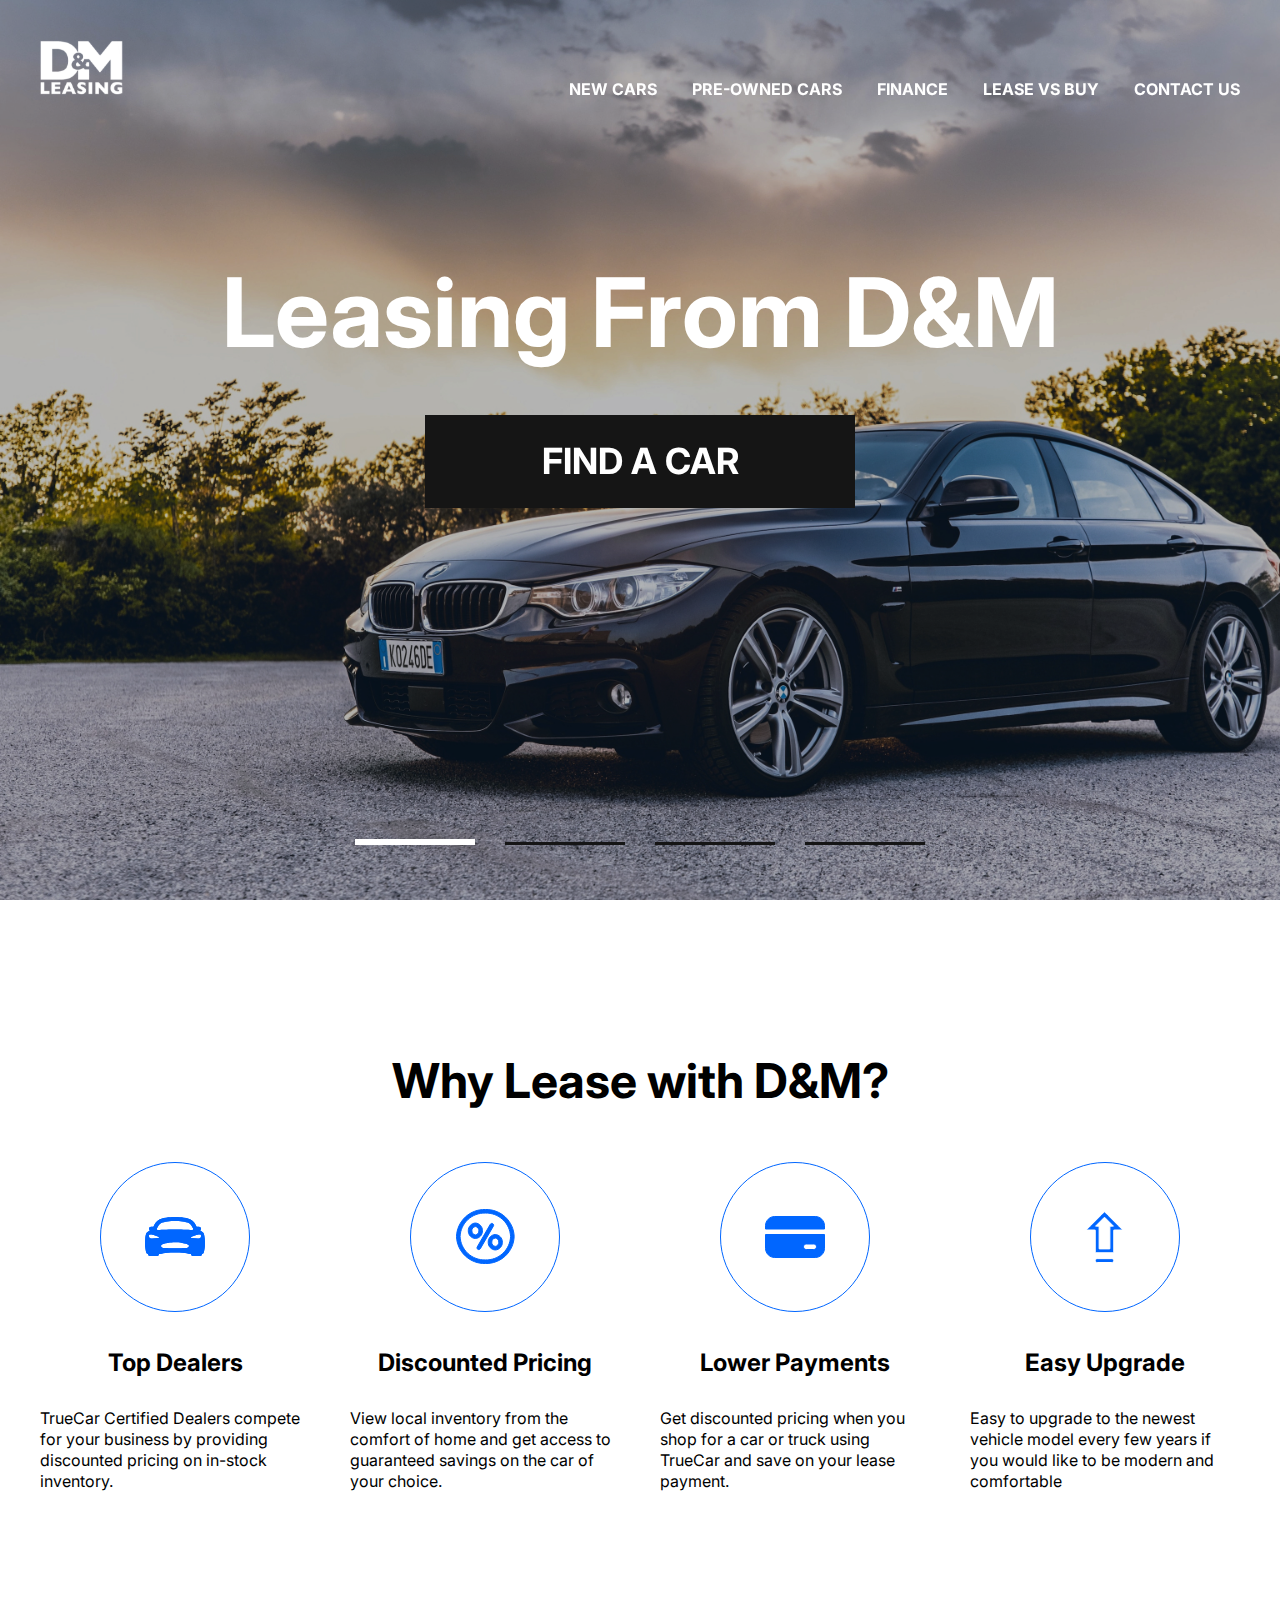
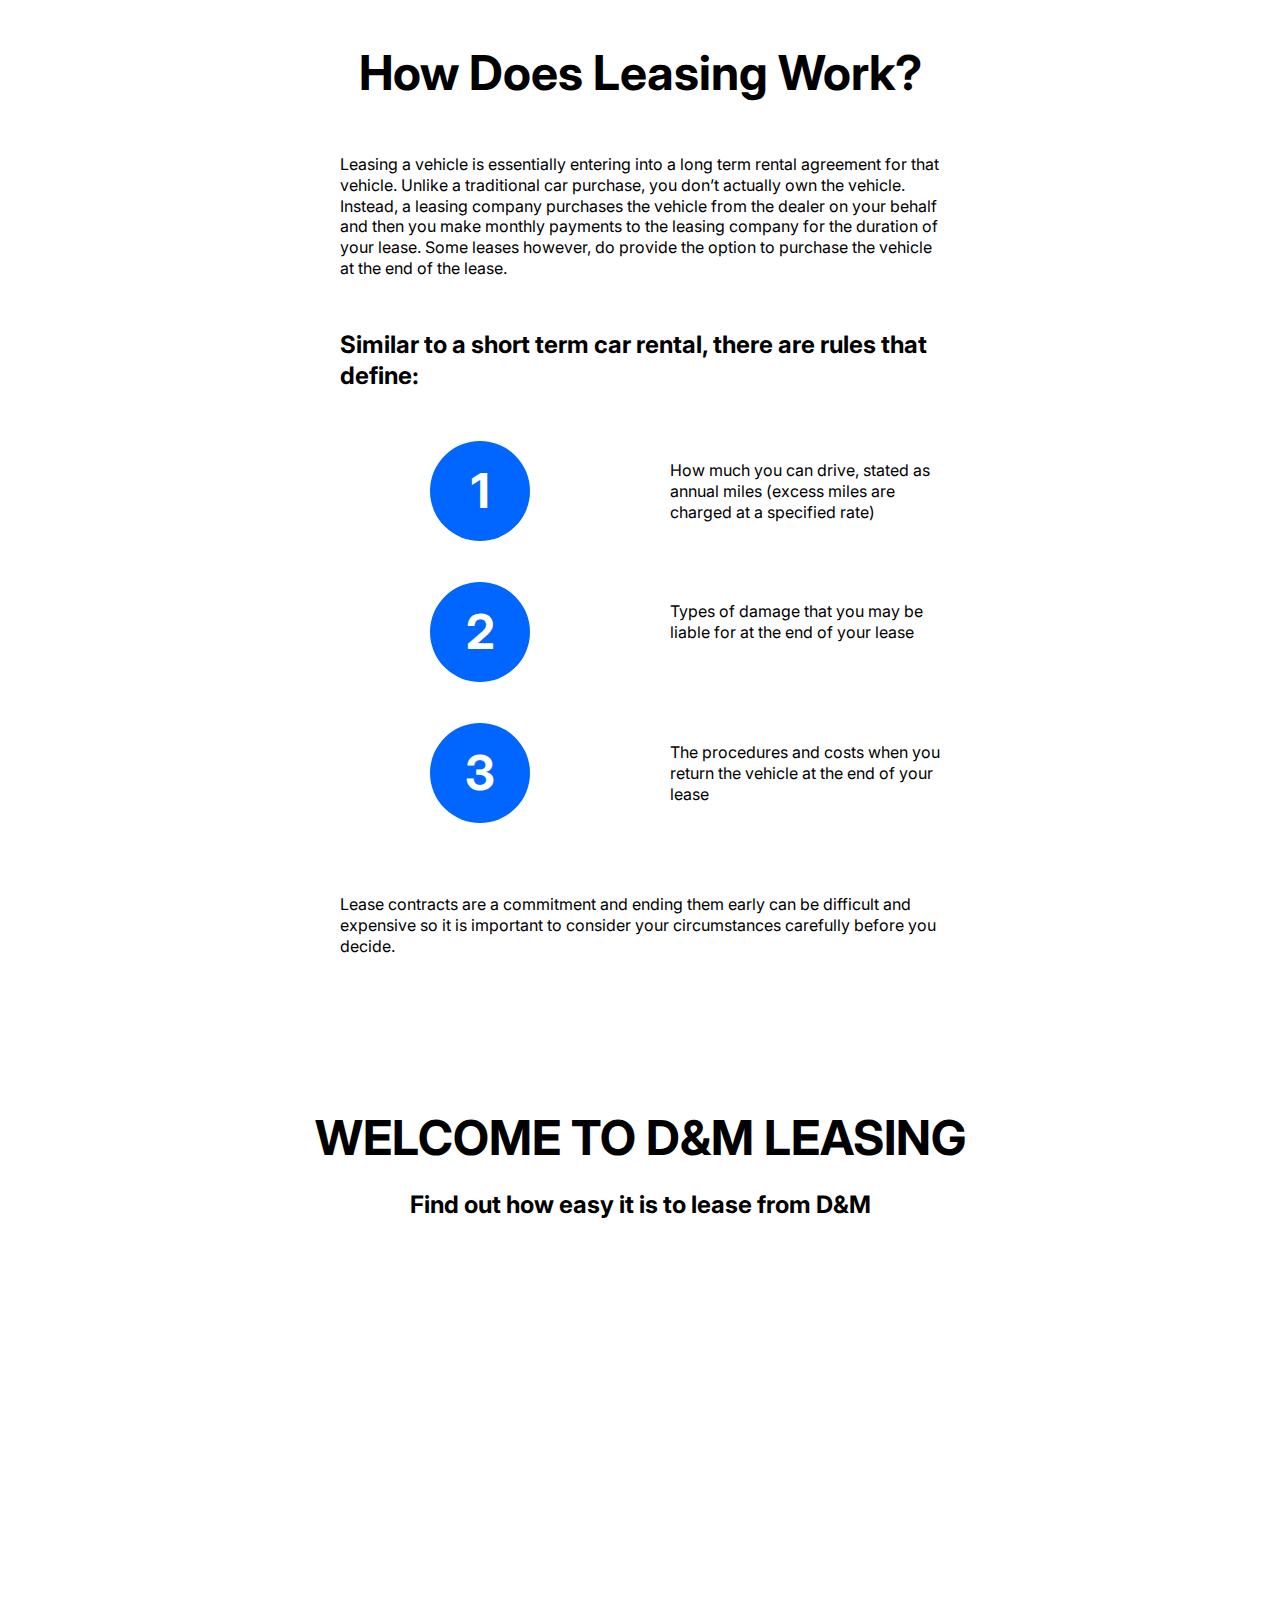
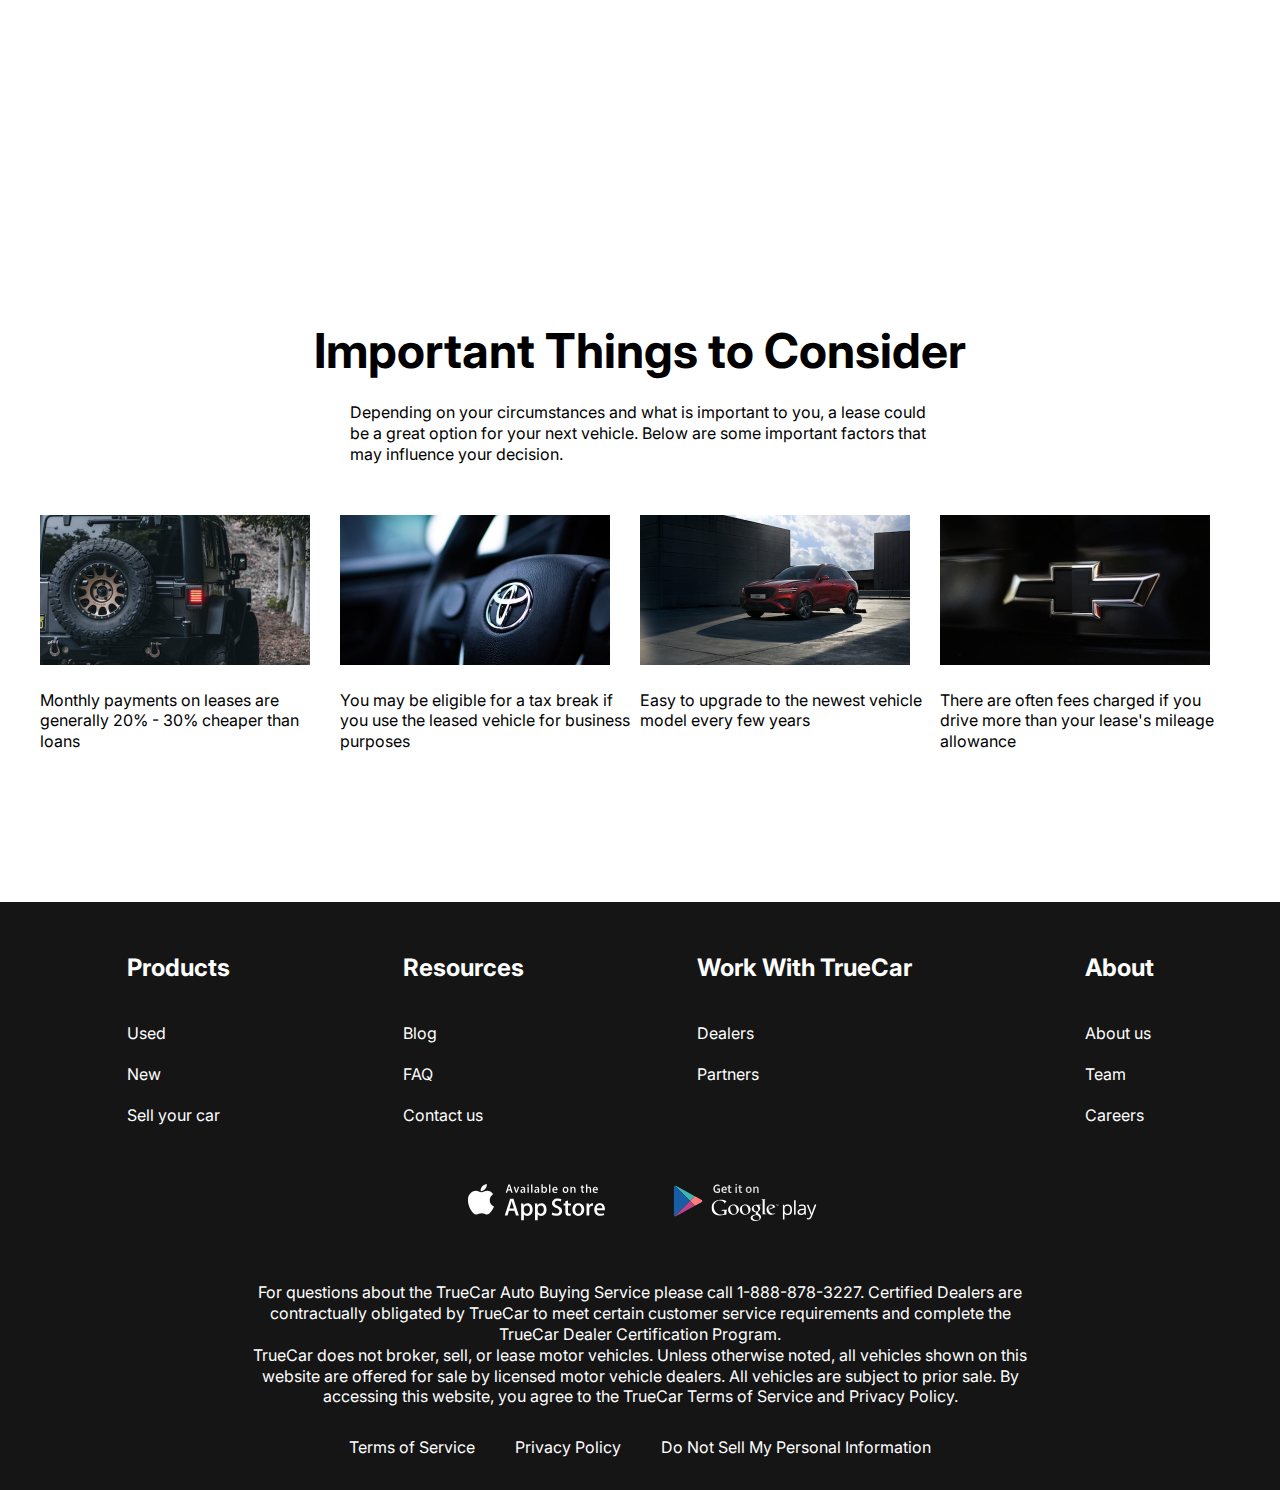
<file: index.html>
<!DOCTYPE html>
<html lang="en">
  <head>
    <meta charset="UTF-8" />
    <meta http-equiv="X-UA-Compatible" content="IE=edge" />
    <meta name="viewport" content="width=device-width, initial-scale=1.0" />
    <title>Leasing D&M</title>
    <link
      rel="apple-touch-icon"
      sizes="57x57"
      href="images/favicon/apple-icon-57x57.png"
    />
    <link
      rel="apple-touch-icon"
      sizes="60x60"
      href="images/favicon/apple-icon-60x60.png"
    />
    <link
      rel="apple-touch-icon"
      sizes="72x72"
      href="images/favicon/apple-icon-72x72.png"
    />
    <link
      rel="apple-touch-icon"
      sizes="76x76"
      href="images/favicon/apple-icon-76x76.png"
    />
    <link
      rel="apple-touch-icon"
      sizes="114x114"
      href="images/favicon/apple-icon-114x114.png"
    />
    <link
      rel="apple-touch-icon"
      sizes="120x120"
      href="images/favicon/apple-icon-120x120.png"
    />
    <link
      rel="apple-touch-icon"
      sizes="144x144"
      href="images/favicon/apple-icon-144x144.png"
    />
    <link
      rel="apple-touch-icon"
      sizes="152x152"
      href="images/favicon/apple-icon-152x152.png"
    />
    <link
      rel="apple-touch-icon"
      sizes="180x180"
      href="images/favicon/apple-icon-180x180.png"
    />
    <link
      rel="icon"
      type="image/png"
      sizes="192x192"
      href="images/favicon/android-icon-192x192.png"
    />
    <link
      rel="icon"
      type="image/png"
      sizes="32x32"
      href="images/favicon/favicon-32x32.png"
    />
    <link
      rel="icon"
      type="image/png"
      sizes="96x96"
      href="images/favicon/favicon-96x96.png"
    />
    <link
      rel="icon"
      type="image/png"
      sizes="16x16"
      href="images/favicon/favicon-16x16.png"
    />
    <link rel="manifest" href="images/favicon/manifest.json" />
    <meta name="msapplication-TileColor" content="#ffffff" />
    <meta
      name="msapplication-TileImage"
      content="images/favicon/ms-icon-144x144.png"
    />
    <meta name="theme-color" content="#ffffff" />
    <!-- <link rel="stylesheet" href="css/normalize.css"> -->
    <link rel="preconnect" href="https://fonts.googleapis.com" />
    <link rel="preconnect" href="https://fonts.gstatic.com" crossorigin />
    <link
      rel="stylesheet"
      href="https://fonts.googleapis.com/css2?family=Inter:wght@400;700&display=swap"
    />
    <link
      rel="stylesheet"
      href="https://cdn.jsdelivr.net/npm/swiper@9/swiper-bundle.min.css"
    />
    <link rel="stylesheet" href="css/style.css" />
  </head>
  <body>
    <div class="wrapper">
      <header class="header header-main">
        <div class="container">
          <div class="header__inner">
            <a class="logo" href="index.html">
              <img class="logo__img" src="images/logo.svg" alt="" />
            </a>
            <nav class="menu">
              <button class="menu__btn">
                <span></span>
                <span></span>
                <span></span>
              </button>
              <ul class="menu__list">
                <li class="menu__list-item">
                  <a href="new-cars.html" class="menu__list-link">NEW CARS</a>
                </li>
                <li class="menu__list-item">
                  <a href="#" class="menu__list-link">PRE-OWNED CARS</a>
                </li>
                <li class="menu__list-item">
                  <a href="#" class="menu__list-link">FINANCE</a>
                </li>
                <li class="menu__list-item">
                  <a href="#" class="menu__list-link">LEASE VS BUY</a>
                </li>
                <li class="menu__list-item">
                  <a href="contacts.html" class="menu__list-link">CONTACT US</a>
                </li>
              </ul>
            </nav>
          </div>
        </div>
      </header>
      <main class="main">
        <section class="top">
          <div class="container">
            <h1 class="title">Leasing From D&M</h1>
            <a class="top__link" href="new-cars.html">FIND A CAR</a>
          </div>
        </section>
        <div class="slider">
          <div class="swiper">
            <div class="swiper-wrapper">
              <div class="swiper-slide" style="background-image: url(images/slide-1.jpg);"></div>
              <div class="swiper-slide" style="background-image: url(images/slide-2.jpg);"></div>
              <div class="swiper-slide" style="background-image: url(images/slide-1.jpg);"></div>
              <div class="swiper-slide" style="background-image: url(images/slide-2.jpg);"></div>
            </div>
            <div class="swiper-pagination"></div>
          </div>
        </div>
        <section class="why-lease">
            <div class="container">
                <h2 class="section-title">Why Lease with D&M?</h2>
                <ul class="why-lease__list">
                    <li class="why-lease__item">
                        <img class="why-lease__item-img" src="images/why-lease-1.svg" alt="">
                        <h3 class="why-lease__item-title">Top Dealers</h3>
                        <p class="why-lease__item-text">
                            TrueCar Certified Dealers compete for your business by providing discounted pricing on in-stock inventory.
                        </p>
                    </li>
                    <li class="why-lease__item">
                        <img class="why-lease__item-img" src="images/why-lease-2.svg" alt="">
                        <h3 class="why-lease__item-title">Discounted Pricing</h3>
                        <p class="why-lease__item-text">
                            View local inventory from the comfort of home and get access to guaranteed savings on the car of your choice.
                        </p>
                    </li>
                    <li class="why-lease__item">
                        <img class="why-lease__item-img" src="images/why-lease-3.svg" alt="">
                        <h3 class="why-lease__item-title">Lower Payments</h3>
                        <p class="why-lease__item-text">
                            Get discounted pricing when you shop for a car or truck using TrueCar and save on your lease payment.
                        </p>
                    </li>
                    <li class="why-lease__item">
                        <img class="why-lease__item-img" src="images/why-lease-4.svg" alt="">
                        <h3 class="why-lease__item-title">Easy Upgrade</h3>
                        <p class="why-lease__item-text">
                            Easy to upgrade to the newest vehicle model every few years if you would like to be modern and comfortable
                        </p>
                    </li>
                </ul>
            </div>
        </section>
        <section class="how-does">
            <div class="container">
                <div class="how-does__inner">
                    <h2 class="section-title">How Does Leasing Work?</h2>
                    <p class="how-does__text">
                        Leasing a vehicle is essentially entering into a long term rental agreement for that vehicle. Unlike a traditional car purchase, you don’t actually own the vehicle. Instead, a leasing company purchases the vehicle from the dealer on your behalf and then you make monthly payments to the leasing company for the duration of your lease. Some leases however, do provide the option to purchase the vehicle at the end of the lease.
                    </p>
                    <h4 class="how__does-title">
                        Similar to a short term car rental, there are rules that define:
                    </h4>
                    <ol class="how__does-list">
                        <li class="how__does-item">
                            How much you can drive, stated as annual miles (excess miles are charged at a specified rate)
                        </li>
                        <li class="how__does-item">
                            Types of damage that you may be liable for at the end of your lease
                        </li>
                        <li class="how__does-item">
                            The procedures and costs when you return the vehicle at the end of your lease
                        </li>
                    </ol>
                    <p class="how-does__text">
                        Lease contracts are a commitment and ending them early can be difficult and expensive so it is important to consider your circumstances carefully before you decide.
                    </p>
                </div>
            </div>
        </section>
        <section class="video">
            <div class="container">
                <h2 class="section-title video__title">WELCOME TO D&M LEASING</h2>
                <p class="video__text">Find out how easy it is to lease from D&M</p>
                <iframe class="video__content" width="1000" height="500" src="https://www.youtube.com/embed/nDKEGU9VvB8?controls=0" title="YouTube video player" frameborder="0" allow="accelerometer; autoplay; clipboard-write; encrypted-media; gyroscope; picture-in-picture; web-share" allowfullscreen></iframe>
            </div>
        </section>
        <section class="important">
            <div class="container">
                <h2 class="section-title important__title">Important Things to Consider</h2>
                <p class="important__text">
                    Depending on your circumstances and what is important to you, a lease could be a great option for your next vehicle. Below are some important factors that may influence your decision.
                </p>
                <ul class="important__list">
                    <li class="important__item">
                        <img class="important__item-img" src="images/imp-1.jpg" alt="">
                        <p class="important__item-text">
                            Monthly payments on leases are generally 20% - 30% cheaper than loans
                        </p>
                    </li>
                    <li class="important__item">
                        <img class="important__item-img" src="images/imp-2.jpg" alt="">
                        <p class="important__item-text">
                            You may be eligible for a tax break if you use the leased vehicle for business purposes
                        </p>
                    </li>
                    <li class="important__item">
                        <img class="important__item-img" src="images/imp-3.jpg" alt="">
                        <p class="important__item-text">
                            Easy to upgrade to the newest vehicle model every few years
                        </p>
                    </li>
                    <li class="important__item">
                        <img class="important__item-img" src="images/imp-4.jpg" alt="">
                        <p class="important__item-text">
                            There are often fees charged if you drive more than your lease's mileage allowance
                        </p>
                    </li>
                </ul>
            </div>
        </section>
      </main>
      <footer class="footer">
        <div class="container">
          <nav class="footer__menu">
            <ul class="footer__menu-list">
              <li class="footer__menu-item">
                <p class="footer__menu-title">Products</p>
              </li>
              <li class="footer__menu-item">
                <a class="footer__menu-link" href="#">Used</a>
              </li>
              <li class="footer__menu-item">
                <a class="footer__menu-link" href="#">New</a>
              </li>
              <li class="footer__menu-item">
                <a class="footer__menu-link" href="#">Sell your car</a>
              </li>
            </ul>
            <ul class="footer__menu-list">
              <li class="footer__menu-item">
                <p class="footer__menu-title">Resources</p>
              </li>
              <li class="footer__menu-item">
                <a class="footer__menu-link" href="#">Blog</a>
              </li>
              <li class="footer__menu-item">
                <a class="footer__menu-link" href="#">FAQ</a>
              </li>
              <li class="footer__menu-item">
                <a class="footer__menu-link" href="#">Contact us</a>
              </li>
            </ul>
            <ul class="footer__menu-list">
              <li class="footer__menu-item">
                <p class="footer__menu-title">Work With TrueCar</p>
              </li>
              <li class="footer__menu-item">
                <a class="footer__menu-link" href="#">Dealers</a>
              </li>
              <li class="footer__menu-item">
                <a class="footer__menu-link" href="#">Partners</a>
              </li>
            </ul>
            <ul class="footer__menu-list">
              <li class="footer__menu-item">
                <p class="footer__menu-title">About</p>
              </li>
              <li class="footer__menu-item">
                <a class="footer__menu-link" href="#">About us</a>
              </li>
              <li class="footer__menu-item">
                <a class="footer__menu-link" href="#">Team</a>
              </li>
              <li class="footer__menu-item">
                <a class="footer__menu-link" href="#">Careers</a>
              </li>
            </ul>
          </nav>
          <ul class="app">
            <li class="app__item">
              <a class="app__item-link" href="#">
                <img class="app__item-img" src="images/appstore.svg" alt="" />
              </a>
            </li>
            <li class="app__item">
              <a class="app__item-link" href="#">
                <img class="app__item-img" src="images/googleplay.svg" alt="" />
              </a>
            </li>
          </ul>
          <div class="footer__copy">
            <p class="footer__copy-text">
              For questions about the TrueCar Auto Buying Service please call
              1-888-878-3227. Certified Dealers are contractually obligated by
              TrueCar to meet certain customer service requirements and complete
              the TrueCar Dealer Certification Program.
            </p>
            <p class="footer__copy-text">
              TrueCar does not broker, sell, or lease motor vehicles. Unless
              otherwise noted, all vehicles shown on this website are offered
              for sale by licensed motor vehicle dealers. All vehicles are
              subject to prior sale. By accessing this website, you agree to the
              TrueCar Terms of Service and Privacy Policy.
            </p>
          </div>
          <nav class="copy__nav">
            <ul class="copy__nav-list">
              <li class="copy__nav-item">
                <a href="#" class="copy__nav-link">Terms of Service</a>
              </li>
              <li class="copy__nav-item">
                <a href="#" class="copy__nav-link">Privacy Policy</a>
              </li>
              <li class="copy__nav-item">
                <a href="#" class="copy__nav-link"
                  >Do Not Sell My Personal Information</a
                >
              </li>
            </ul>
          </nav>
        </div>
      </footer>
    </div>
    <script src="https://cdn.jsdelivr.net/npm/swiper@9/swiper-bundle.min.js"></script>
    <script src="js/main.js"></script>
  </body>
</html>
</file>
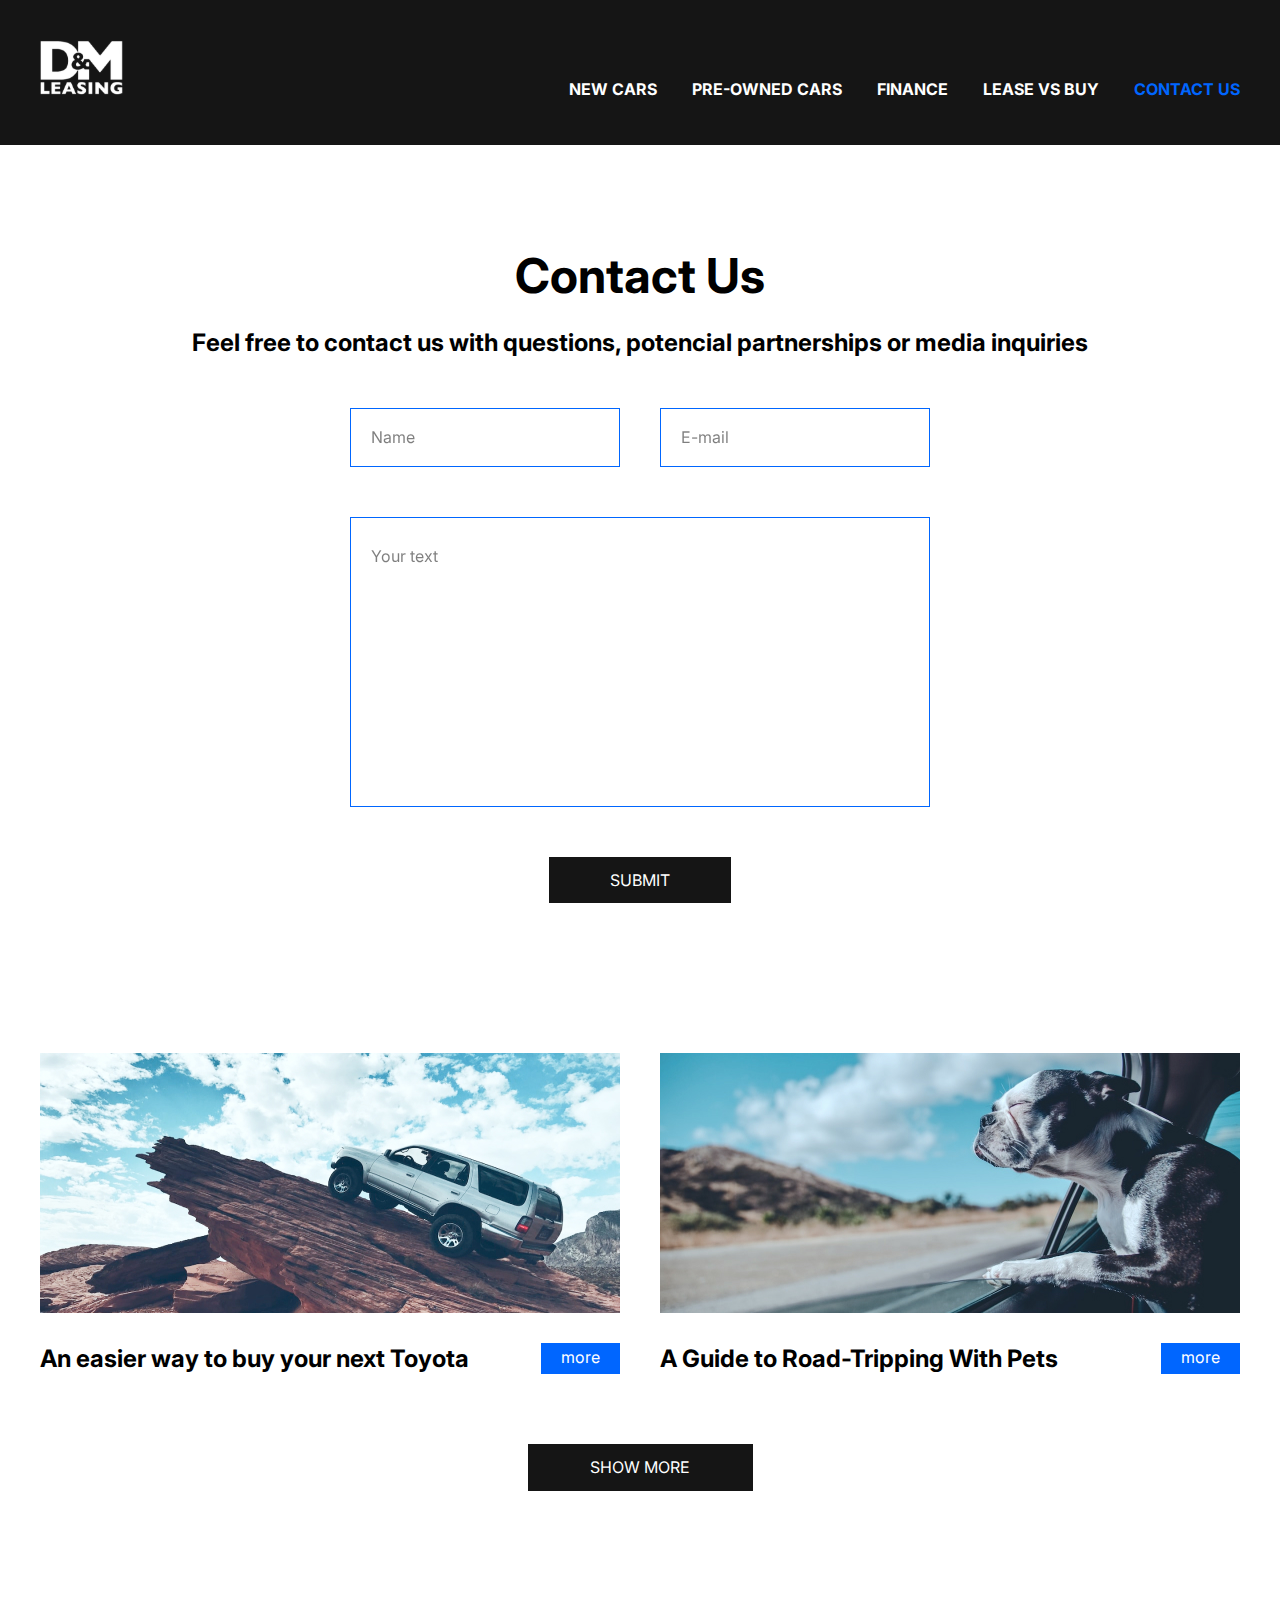
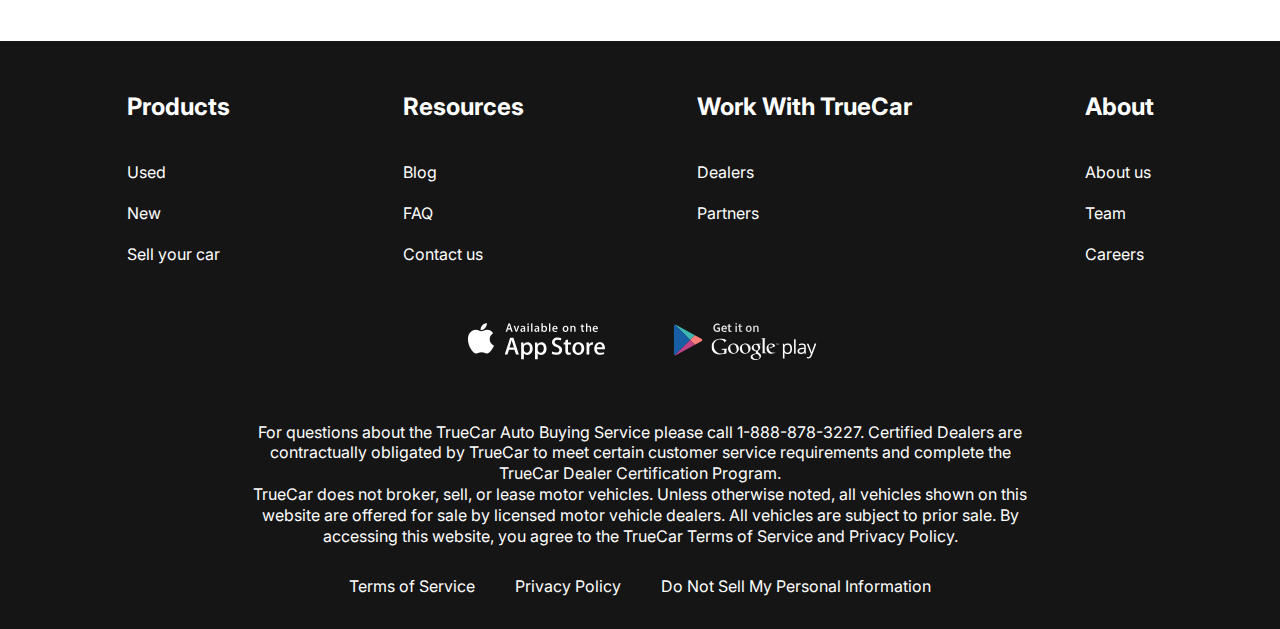
<file: contacts.html>
<!DOCTYPE html>
<html lang="en">
  <head>
    <meta charset="UTF-8" />
    <meta http-equiv="X-UA-Compatible" content="IE=edge" />
    <meta name="viewport" content="width=device-width, initial-scale=1.0" />
    <title>Leasing D&M</title>
    <link
      rel="apple-touch-icon"
      sizes="57x57"
      href="images/favicon/apple-icon-57x57.png"
    />
    <link
      rel="apple-touch-icon"
      sizes="60x60"
      href="images/favicon/apple-icon-60x60.png"
    />
    <link
      rel="apple-touch-icon"
      sizes="72x72"
      href="images/favicon/apple-icon-72x72.png"
    />
    <link
      rel="apple-touch-icon"
      sizes="76x76"
      href="images/favicon/apple-icon-76x76.png"
    />
    <link
      rel="apple-touch-icon"
      sizes="114x114"
      href="images/favicon/apple-icon-114x114.png"
    />
    <link
      rel="apple-touch-icon"
      sizes="120x120"
      href="images/favicon/apple-icon-120x120.png"
    />
    <link
      rel="apple-touch-icon"
      sizes="144x144"
      href="images/favicon/apple-icon-144x144.png"
    />
    <link
      rel="apple-touch-icon"
      sizes="152x152"
      href="images/favicon/apple-icon-152x152.png"
    />
    <link
      rel="apple-touch-icon"
      sizes="180x180"
      href="images/favicon/apple-icon-180x180.png"
    />
    <link
      rel="icon"
      type="image/png"
      sizes="192x192"
      href="images/favicon/android-icon-192x192.png"
    />
    <link
      rel="icon"
      type="image/png"
      sizes="32x32"
      href="images/favicon/favicon-32x32.png"
    />
    <link
      rel="icon"
      type="image/png"
      sizes="96x96"
      href="images/favicon/favicon-96x96.png"
    />
    <link
      rel="icon"
      type="image/png"
      sizes="16x16"
      href="images/favicon/favicon-16x16.png"
    />
    <link rel="manifest" href="images/favicon/manifest.json" />
    <meta name="msapplication-TileColor" content="#ffffff" />
    <meta
      name="msapplication-TileImage"
      content="images/favicon/ms-icon-144x144.png"
    />
    <meta name="theme-color" content="#ffffff" />
    <!-- <link rel="stylesheet" href="css/normalize.css"> -->
    <link rel="preconnect" href="https://fonts.googleapis.com" />
    <link rel="preconnect" href="https://fonts.gstatic.com" crossorigin />
    <link
      href="https://fonts.googleapis.com/css2?family=Inter:wght@400;700&display=swap"
      rel="stylesheet"
    />
    <link rel="stylesheet" href="css/style.css" />
  </head>
  <body>
    <div class="wrapper">
      <header class="header">
        <div class="container">
          <div class="header__inner">
            <a class="logo" href="index.html">
              <img class="logo__img" src="images/logo.svg" alt="" />
            </a>
            <nav class="menu">
              <button class="menu__btn">
                <span></span>
                <span></span>
                <span></span>
              </button>
              <ul class="menu__list">
                <li class="menu__list-item">
                  <a href="new-cars.html" class="menu__list-link">NEW CARS</a>
                </li>
                <li class="menu__list-item">
                  <a href="#" class="menu__list-link">PRE-OWNED CARS</a>
                </li>
                <li class="menu__list-item">
                  <a href="#" class="menu__list-link">FINANCE</a>
                </li>
                <li class="menu__list-item">
                  <a href="#" class="menu__list-link">LEASE VS BUY</a>
                </li>
                <li class="menu__list-item">
                  <a href="#" class="menu__list-link menu__list-link--active">CONTACT US</a>
                </li>
              </ul>
            </nav>
          </div>
        </div>
      </header>
      <main class="main">
        <section class="contacts">
          <div class="container">
            <h2 class="section-title contacts__title">Contact Us</h2>
            <p class="contacts__text">
              Feel free to contact us with questions, potencial partnerships or media inquiries
            </p>
            <form class="form" action="#">
              <input class="form__input" type="text" placeholder="Name">
              <input class="form__input" type="email" placeholder="E-mail">
              <textarea class="form__textarea" placeholder="Your text"></textarea>
              <button class="form__btn" type="submit">SUBMIT</button>
            </form>
          </div>
        </section>
        <section class="blog">
          <div class="container">
            <div class="blog__items">
              <div class="blog__item">
                <img class="blog__item-img" src="images/blog-1.jpg" alt="">
                <h4 class="blog__item-title">An easier way to buy your next Toyota</h4>
                <a class="blog__item-link"  href="#">more</a>
              </div>
              <div class="blog__item">
                <img class="blog__item-img" src="images/blog-2.jpg" alt="">
                <h4 class="blog__item-title">A Guide to Road-Tripping With Pets</h4>
                <a class="blog__item-link"  href="#">more</a>
              </div>
            </div>
            <a class="showmore-link" href="#">SHOW MORE</a>
          </div>
        </section>
      </main>
      <footer class="footer">
        <div class="container">
          <nav class="footer__menu">
            <ul class="footer__menu-list">
              <li class="footer__menu-item">
                <p class="footer__menu-title">Products</p>
              </li>
              <li class="footer__menu-item">
                <a class="footer__menu-link" href="#">Used</a>
              </li>
              <li class="footer__menu-item">
                <a class="footer__menu-link" href="#">New</a>
              </li>
              <li class="footer__menu-item">
                <a class="footer__menu-link" href="#">Sell your car</a>
              </li>
            </ul>
            <ul class="footer__menu-list">
              <li class="footer__menu-item">
                <p class="footer__menu-title">Resources</p>
              </li>
              <li class="footer__menu-item">
                <a class="footer__menu-link" href="#">Blog</a>
              </li>
              <li class="footer__menu-item">
                <a class="footer__menu-link" href="#">FAQ</a>
              </li>
              <li class="footer__menu-item">
                <a class="footer__menu-link" href="#">Contact us</a>
              </li>
            </ul>
            <ul class="footer__menu-list">
              <li class="footer__menu-item">
                <p class="footer__menu-title">Work With TrueCar</p>
              </li>
              <li class="footer__menu-item">
                <a class="footer__menu-link" href="#">Dealers</a>
              </li>
              <li class="footer__menu-item">
                <a class="footer__menu-link" href="#">Partners</a>
              </li>
            </ul>
            <ul class="footer__menu-list">
              <li class="footer__menu-item">
                <p class="footer__menu-title">About</p>
              </li>
              <li class="footer__menu-item">
                <a class="footer__menu-link" href="#">About us</a>
              </li>
              <li class="footer__menu-item">
                <a class="footer__menu-link" href="#">Team</a>
              </li>
              <li class="footer__menu-item">
                <a class="footer__menu-link" href="#">Careers</a>
              </li>
            </ul>
          </nav>
          <ul class="app">
            <li class="app__item">
              <a class="app__item-link" href="#">
                <img class="app__item-img" src="images/appstore.svg" alt="" />
              </a>
            </li>
            <li class="app__item">
              <a class="app__item-link" href="#">
                <img class="app__item-img" src="images/googleplay.svg" alt="" />
              </a>
            </li>
          </ul>
          <div class="footer__copy">
            <p class="footer__copy-text">
              For questions about the TrueCar Auto Buying Service please call
              1-888-878-3227. Certified Dealers are contractually obligated by
              TrueCar to meet certain customer service requirements and complete
              the TrueCar Dealer Certification Program.
            </p>
            <p class="footer__copy-text">
              TrueCar does not broker, sell, or lease motor vehicles. Unless
              otherwise noted, all vehicles shown on this website are offered
              for sale by licensed motor vehicle dealers. All vehicles are
              subject to prior sale. By accessing this website, you agree to the
              TrueCar Terms of Service and Privacy Policy.
            </p>
          </div>
          <nav class="copy__nav">
            <ul class="copy__nav-list">
              <li class="copy__nav-item">
                <a href="#" class="copy__nav-link">Terms of Service</a>
              </li>
              <li class="copy__nav-item">
                <a href="#" class="copy__nav-link">Privacy Policy</a>
              </li>
              <li class="copy__nav-item">
                <a href="#" class="copy__nav-link">Do Not Sell My Personal Information</a>
              </li>
            </ul>
          </nav>
        </div>
      </footer>
    </div>
    <script src="js/main.js"></script>
  </body>
</html>
</file>
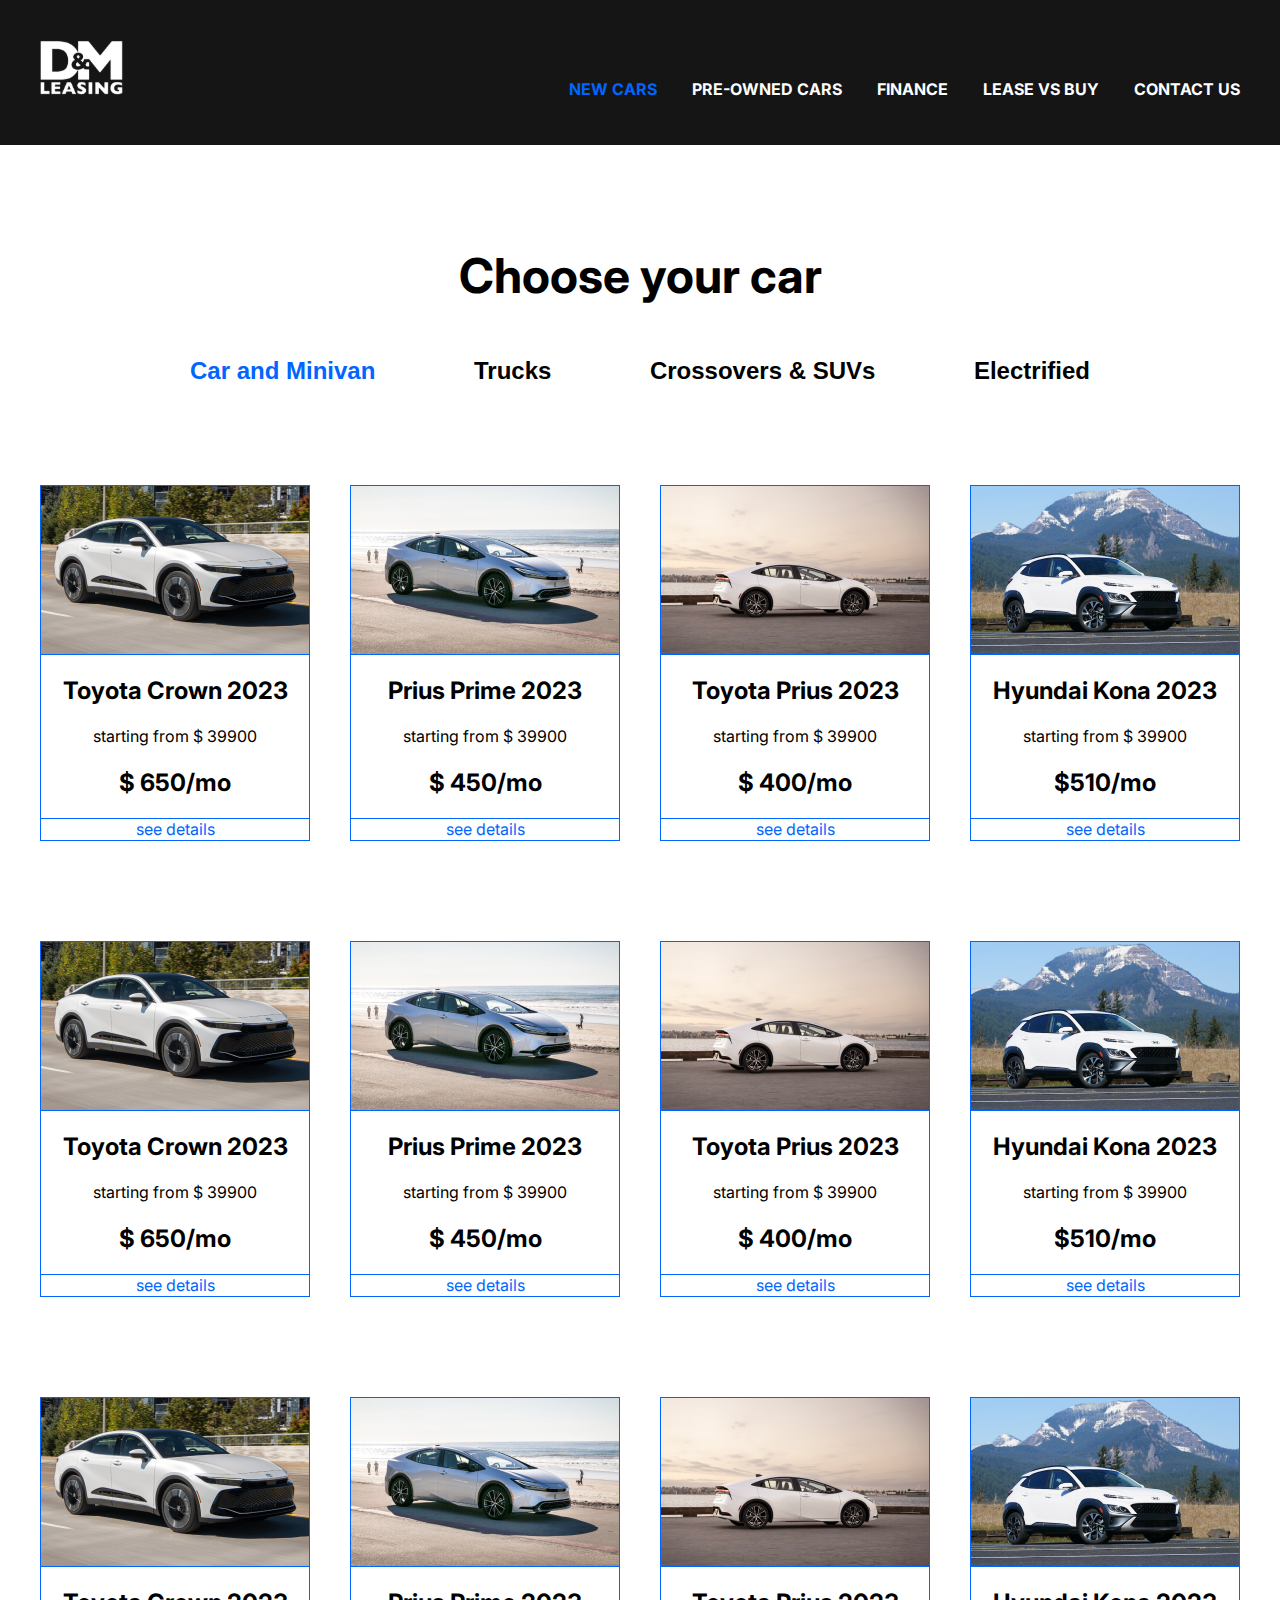
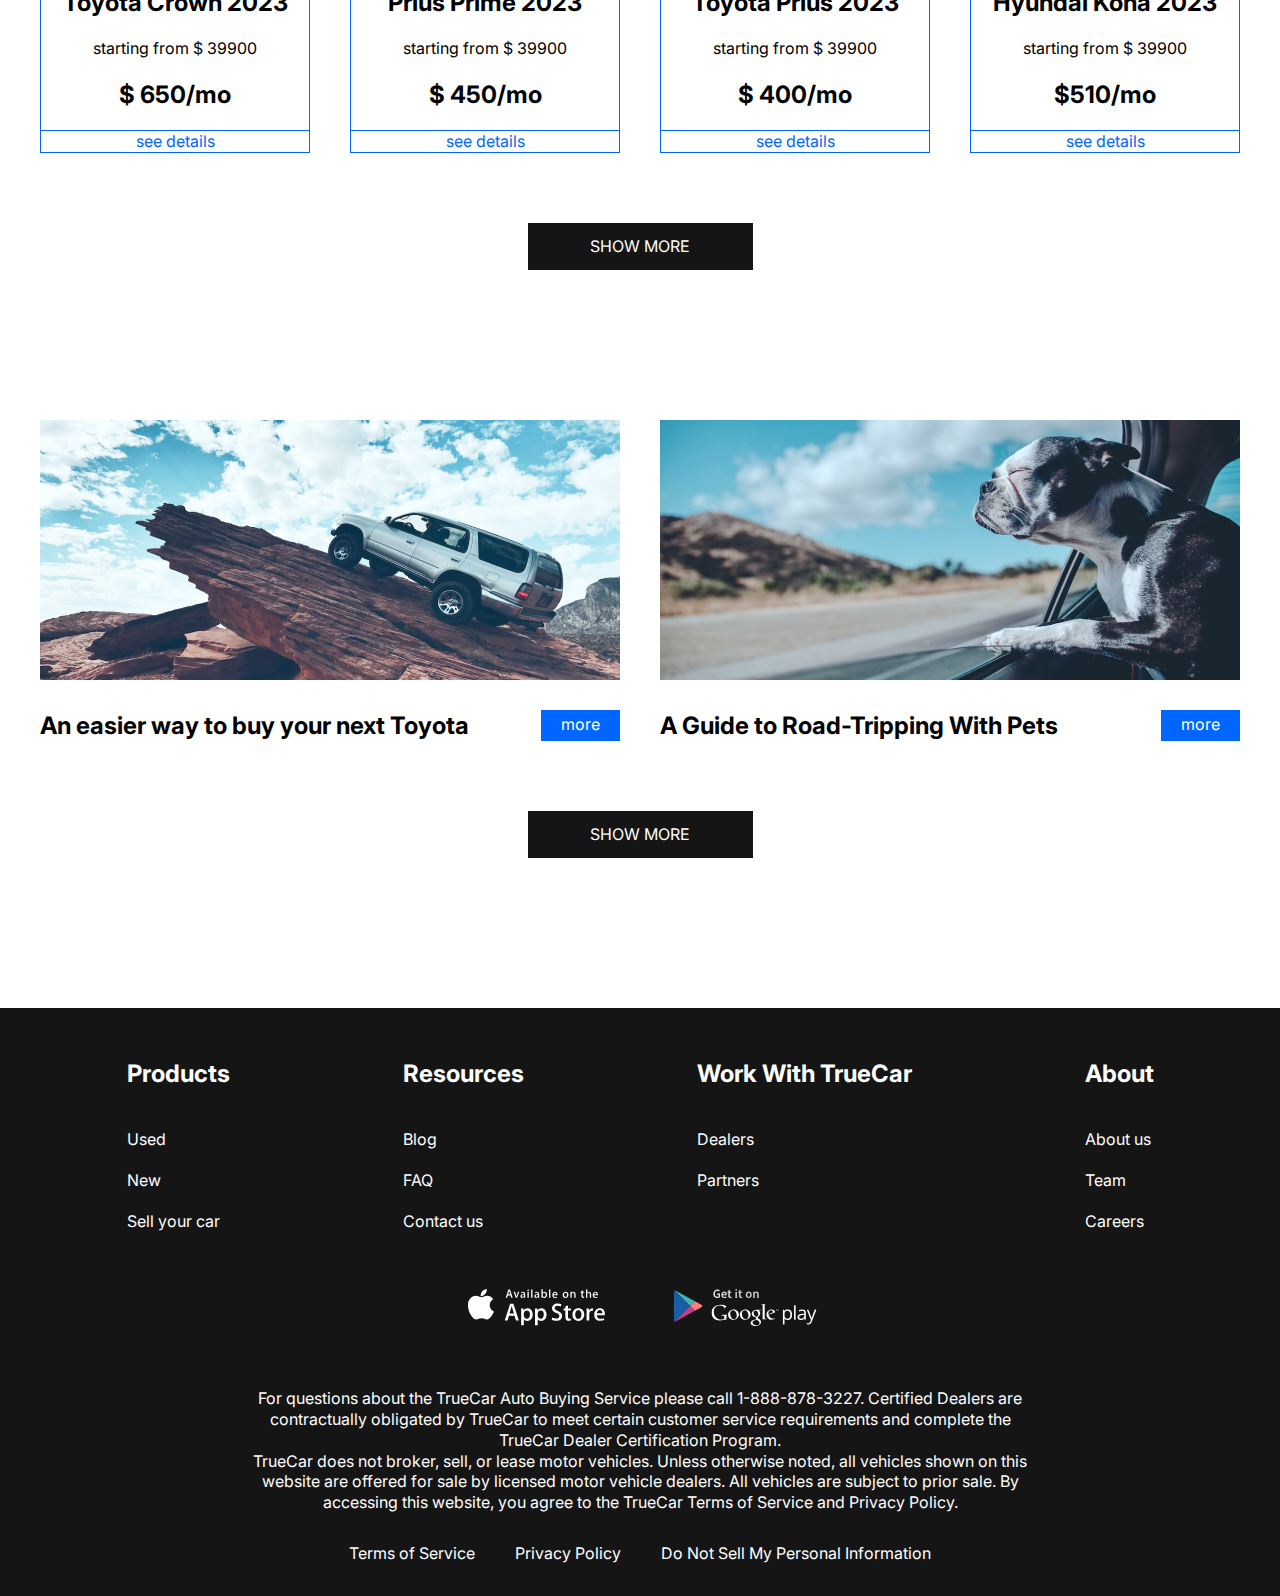
<file: new-cars.html>
<!DOCTYPE html>
<html lang="en">
  <head>
    <meta charset="UTF-8" />
    <meta http-equiv="X-UA-Compatible" content="IE=edge" />
    <meta name="viewport" content="width=device-width, initial-scale=1.0" />
    <title>Leasing D&M</title>
    <link
      rel="apple-touch-icon"
      sizes="57x57"
      href="images/favicon/apple-icon-57x57.png"
    />
    <link
      rel="apple-touch-icon"
      sizes="60x60"
      href="images/favicon/apple-icon-60x60.png"
    />
    <link
      rel="apple-touch-icon"
      sizes="72x72"
      href="images/favicon/apple-icon-72x72.png"
    />
    <link
      rel="apple-touch-icon"
      sizes="76x76"
      href="images/favicon/apple-icon-76x76.png"
    />
    <link
      rel="apple-touch-icon"
      sizes="114x114"
      href="images/favicon/apple-icon-114x114.png"
    />
    <link
      rel="apple-touch-icon"
      sizes="120x120"
      href="images/favicon/apple-icon-120x120.png"
    />
    <link
      rel="apple-touch-icon"
      sizes="144x144"
      href="images/favicon/apple-icon-144x144.png"
    />
    <link
      rel="apple-touch-icon"
      sizes="152x152"
      href="images/favicon/apple-icon-152x152.png"
    />
    <link
      rel="apple-touch-icon"
      sizes="180x180"
      href="images/favicon/apple-icon-180x180.png"
    />
    <link
      rel="icon"
      type="image/png"
      sizes="192x192"
      href="images/favicon/android-icon-192x192.png"
    />
    <link
      rel="icon"
      type="image/png"
      sizes="32x32"
      href="images/favicon/favicon-32x32.png"
    />
    <link
      rel="icon"
      type="image/png"
      sizes="96x96"
      href="images/favicon/favicon-96x96.png"
    />
    <link
      rel="icon"
      type="image/png"
      sizes="16x16"
      href="images/favicon/favicon-16x16.png"
    />
    <link rel="manifest" href="images/favicon/manifest.json" />
    <meta name="msapplication-TileColor" content="#ffffff" />
    <meta
      name="msapplication-TileImage"
      content="images/favicon/ms-icon-144x144.png"
    />
    <meta name="theme-color" content="#ffffff" />
    <!-- <link rel="stylesheet" href="css/normalize.css"> -->
    <link rel="preconnect" href="https://fonts.googleapis.com" />
    <link rel="preconnect" href="https://fonts.gstatic.com" crossorigin />
    <link
      href="https://fonts.googleapis.com/css2?family=Inter:wght@400;700&display=swap"
      rel="stylesheet"
    />
    <link rel="stylesheet" href="css/style.css" />
  </head>
  <body>
    <div class="wrapper">
      <header class="header">
        <div class="container">
          <div class="header__inner">
            <a class="logo" href="index.html">
              <img class="logo__img" src="images/logo.svg" alt="" />
            </a>
            <nav class="menu">
              <button class="menu__btn">
                <span></span>
                <span></span>
                <span></span>
              </button>
              <ul class="menu__list">
                <li class="menu__list-item">
                  <a href="#" class="menu__list-link menu__list-link--active"
                    >NEW CARS</a
                  >
                </li>
                <li class="menu__list-item">
                  <a href="#" class="menu__list-link">PRE-OWNED CARS</a>
                </li>
                <li class="menu__list-item">
                  <a href="#" class="menu__list-link">FINANCE</a>
                </li>
                <li class="menu__list-item">
                  <a href="#" class="menu__list-link">LEASE VS BUY</a>
                </li>
                <li class="menu__list-item">
                  <a href="contacts.html" class="menu__list-link">CONTACT US</a>
                </li>
              </ul>
            </nav>
          </div>
        </div>
      </header>
      <main class="main">
        <section class="choose">
          <div class="container">
            <h2 class="section-title">Choose your car</h2>
            <div class="tabs">
              <div class="tabs__btn">
                <button
                  class="tabs__btn-item tabs__btn-item--active"
                  data-button="content-1"
                >
                  Car and Minivan
                </button>
                <button class="tabs__btn-item" data-button="content-2">
                  Trucks
                </button>
                <button class="tabs__btn-item" data-button="content-3">
                  Crossovers & SUVs
                </button>
                <button class="tabs__btn-item" data-button="content-4">
                  Electrified
                </button>
              </div>
              <div class="tabs__content">
                <div class="tabs__content-item tabs__content-item--active"
                  id="content-1">
                  <div class="card">
                    <img class="card__img" src="images/card-1.jpg" alt="" />
                    <div class="card__content">
                      <h4 class="card__title">Toyota Crown 2023</h4>
                      <p class="card__text">starting from $ 39900</p>
                      <p class="card__price">$ 650/mo</p>
                    </div>
                    <a class="card__link" href="#">see details</a>
                  </div>
                  <div class="card">
                    <img class="card__img" src="images/card-2.jpg" alt="" />
                    <div class="card__content">
                      <h4 class="card__title">Prius Prime 2023</h4>
                      <p class="card__text">starting from $ 39900</p>
                      <p class="card__price">$ 450/mo</p>
                    </div>
                    <a class="card__link" href="#">see details</a>
                  </div>
                  <div class="card">
                    <img class="card__img" src="images/card-3.jpg" alt="" />
                    <div class="card__content">
                      <h4 class="card__title">Toyota Prius 2023</h4>
                      <p class="card__text">starting from $ 39900</p>
                      <p class="card__price">$ 400/mo</p>
                    </div>
                    <a class="card__link" href="#">see details</a>
                  </div>
                  <div class="card">
                    <img class="card__img" src="images/card-4.jpg" alt="" />
                    <div class="card__content">
                      <h4 class="card__title">Hyundai Kona 2023</h4>
                      <p class="card__text">starting from $ 39900</p>
                      <p class="card__price">$510/mo</p>
                    </div>
                    <a class="card__link" href="#">see details</a>
                  </div>
                  <div class="card">
                    <img class="card__img" src="images/card-1.jpg" alt="" />
                    <div class="card__content">
                      <h4 class="card__title">Toyota Crown 2023</h4>
                      <p class="card__text">starting from $ 39900</p>
                      <p class="card__price">$ 650/mo</p>
                    </div>
                    <a class="card__link" href="#">see details</a>
                  </div>
                  <div class="card">
                    <img class="card__img" src="images/card-2.jpg" alt="" />
                    <div class="card__content">
                      <h4 class="card__title">Prius Prime 2023</h4>
                      <p class="card__text">starting from $ 39900</p>
                      <p class="card__price">$ 450/mo</p>
                    </div>
                    <a class="card__link" href="#">see details</a>
                  </div>
                  <div class="card">
                    <img class="card__img" src="images/card-3.jpg" alt="" />
                    <div class="card__content">
                      <h4 class="card__title">Toyota Prius 2023</h4>
                      <p class="card__text">starting from $ 39900</p>
                      <p class="card__price">$ 400/mo</p>
                    </div>
                    <a class="card__link" href="#">see details</a>
                  </div>
                  <div class="card">
                    <img class="card__img" src="images/card-4.jpg" alt="" />
                    <div class="card__content">
                      <h4 class="card__title">Hyundai Kona 2023</h4>
                      <p class="card__text">starting from $ 39900</p>
                      <p class="card__price">$510/mo</p>
                    </div>
                    <a class="card__link" href="#">see details</a>
                  </div>
                  <div class="card">
                    <img class="card__img" src="images/card-1.jpg" alt="" />
                    <div class="card__content">
                      <h4 class="card__title">Toyota Crown 2023</h4>
                      <p class="card__text">starting from $ 39900</p>
                      <p class="card__price">$ 650/mo</p>
                    </div>
                    <a class="card__link" href="#">see details</a>
                  </div>
                  <div class="card">
                    <img class="card__img" src="images/card-2.jpg" alt="" />
                    <div class="card__content">
                      <h4 class="card__title">Prius Prime 2023</h4>
                      <p class="card__text">starting from $ 39900</p>
                      <p class="card__price">$ 450/mo</p>
                    </div>
                    <a class="card__link" href="#">see details</a>
                  </div>
                  <div class="card">
                    <img class="card__img" src="images/card-3.jpg" alt="" />
                    <div class="card__content">
                      <h4 class="card__title">Toyota Prius 2023</h4>
                      <p class="card__text">starting from $ 39900</p>
                      <p class="card__price">$ 400/mo</p>
                    </div>
                    <a class="card__link" href="#">see details</a>
                  </div>
                  <div class="card">
                    <img class="card__img" src="images/card-4.jpg" alt="" />
                    <div class="card__content">
                      <h4 class="card__title">Hyundai Kona 2023</h4>
                      <p class="card__text">starting from $ 39900</p>
                      <p class="card__price">$510/mo</p>
                    </div>
                    <a class="card__link" href="#">see details</a>
                  </div>
                </div>
                <div class="tabs__content-item" id="content-2">
                  <div class="card">
                    <img class="card__img" src="images/card-1.jpg" alt="" />
                    <div class="card__content">
                      <h4 class="card__title">Toyota Crown 2023</h4>
                      <p class="card__text">starting from $ 39900</p>
                      <p class="card__price">$ 650/mo</p>
                    </div>
                    <a class="card__link" href="#">see details</a>
                  </div>
                  <div class="card">
                    <img class="card__img" src="images/card-2.jpg" alt="" />
                    <div class="card__content">
                      <h4 class="card__title">Prius Prime 2023</h4>
                      <p class="card__text">starting from $ 39900</p>
                      <p class="card__price">$ 450/mo</p>
                    </div>
                    <a class="card__link" href="#">see details</a>
                  </div>
                  <div class="card">
                    <img class="card__img" src="images/card-3.jpg" alt="" />
                    <div class="card__content">
                      <h4 class="card__title">Toyota Prius 2023</h4>
                      <p class="card__text">starting from $ 39900</p>
                      <p class="card__price">$ 400/mo</p>
                    </div>
                    <a class="card__link" href="#">see details</a>
                  </div>
                  <div class="card">
                    <img class="card__img" src="images/card-4.jpg" alt="" />
                    <div class="card__content">
                      <h4 class="card__title">Hyundai Kona 2023</h4>
                      <p class="card__text">starting from $ 39900</p>
                      <p class="card__price">$510/mo</p>
                    </div>
                    <a class="card__link" href="#">see details</a>
                  </div>
                </div>
                <div class="tabs__content-item" id="content-3">
                  <div class="card">
                    <img class="card__img" src="images/card-1.jpg" alt="" />
                    <div class="card__content">
                      <h4 class="card__title">Toyota Crown 2023</h4>
                      <p class="card__text">starting from $ 39900</p>
                      <p class="card__price">$ 650/mo</p>
                    </div>
                    <a class="card__link" href="#">see details</a>
                  </div>
                  <div class="card">
                    <img class="card__img" src="images/card-2.jpg" alt="" />
                    <div class="card__content">
                      <h4 class="card__title">Prius Prime 2023</h4>
                      <p class="card__text">starting from $ 39900</p>
                      <p class="card__price">$ 450/mo</p>
                    </div>
                    <a class="card__link" href="#">see details</a>
                  </div>
                  <div class="card">
                    <img class="card__img" src="images/card-3.jpg" alt="" />
                    <div class="card__content">
                      <h4 class="card__title">Toyota Prius 2023</h4>
                      <p class="card__text">starting from $ 39900</p>
                      <p class="card__price">$ 400/mo</p>
                    </div>
                    <a class="card__link" href="#">see details</a>
                  </div>
                  <div class="card">
                    <img class="card__img" src="images/card-4.jpg" alt="" />
                    <div class="card__content">
                      <h4 class="card__title">Hyundai Kona 2023</h4>
                      <p class="card__text">starting from $ 39900</p>
                      <p class="card__price">$510/mo</p>
                    </div>
                    <a class="card__link" href="#">see details</a>
                  </div>
                  <div class="card">
                    <img class="card__img" src="images/card-1.jpg" alt="" />
                    <div class="card__content">
                      <h4 class="card__title">Toyota Crown 2023</h4>
                      <p class="card__text">starting from $ 39900</p>
                      <p class="card__price">$ 650/mo</p>
                    </div>
                    <a class="card__link" href="#">see details</a>
                  </div>
                  <div class="card">
                    <img class="card__img" src="images/card-2.jpg" alt="" />
                    <div class="card__content">
                      <h4 class="card__title">Prius Prime 2023</h4>
                      <p class="card__text">starting from $ 39900</p>
                      <p class="card__price">$ 450/mo</p>
                    </div>
                    <a class="card__link" href="#">see details</a>
                  </div>
                  <div class="card">
                    <img class="card__img" src="images/card-3.jpg" alt="" />
                    <div class="card__content">
                      <h4 class="card__title">Toyota Prius 2023</h4>
                      <p class="card__text">starting from $ 39900</p>
                      <p class="card__price">$ 400/mo</p>
                    </div>
                    <a class="card__link" href="#">see details</a>
                  </div>
                  <div class="card">
                    <img class="card__img" src="images/card-4.jpg" alt="" />
                    <div class="card__content">
                      <h4 class="card__title">Hyundai Kona 2023</h4>
                      <p class="card__text">starting from $ 39900</p>
                      <p class="card__price">$510/mo</p>
                    </div>
                    <a class="card__link" href="#">see details</a>
                  </div>
                </div>
                <div class="tabs__content-item" id="content-4">
                  <div class="card">
                    <img class="card__img" src="images/card-1.jpg" alt="" />
                    <div class="card__content">
                      <h4 class="card__title">Toyota Crown 2023</h4>
                      <p class="card__text">starting from $ 39900</p>
                      <p class="card__price">$ 650/mo</p>
                    </div>
                    <a class="card__link" href="#">see details</a>
                  </div>
                  <div class="card">
                    <img class="card__img" src="images/card-2.jpg" alt="" />
                    <div class="card__content">
                      <h4 class="card__title">Prius Prime 2023</h4>
                      <p class="card__text">starting from $ 39900</p>
                      <p class="card__price">$ 450/mo</p>
                    </div>
                    <a class="card__link" href="#">see details</a>
                  </div>
                  <div class="card">
                    <img class="card__img" src="images/card-3.jpg" alt="" />
                    <div class="card__content">
                      <h4 class="card__title">Toyota Prius 2023</h4>
                      <p class="card__text">starting from $ 39900</p>
                      <p class="card__price">$ 400/mo</p>
                    </div>
                    <a class="card__link" href="#">see details</a>
                  </div>
                  <div class="card">
                    <img class="card__img" src="images/card-4.jpg" alt="" />
                    <div class="card__content">
                      <h4 class="card__title">Hyundai Kona 2023</h4>
                      <p class="card__text">starting from $ 39900</p>
                      <p class="card__price">$510/mo</p>
                    </div>
                    <a class="card__link" href="#">see details</a>
                  </div>
                </div>
              </div>
            </div>
            <a class="showmore-link" href="#">SHOW MORE</a>
          </div>
        </section>
        <section class="blog">
          <div class="container">
            <div class="blog__items">
              <div class="blog__item">
                <img class="blog__item-img" src="images/blog-1.jpg" alt="" />
                <h4 class="blog__item-title">
                  An easier way to buy your next Toyota
                </h4>
                <a class="blog__item-link" href="#">more</a>
              </div>
              <div class="blog__item">
                <img class="blog__item-img" src="images/blog-2.jpg" alt="" />
                <h4 class="blog__item-title">
                  A Guide to Road-Tripping With Pets
                </h4>
                <a class="blog__item-link" href="#">more</a>
              </div>
            </div>
            <a class="showmore-link" href="#">SHOW MORE</a>
          </div>
        </section>
      </main>
      <footer class="footer">
        <div class="container">
          <nav class="footer__menu">
            <ul class="footer__menu-list">
              <li class="footer__menu-item">
                <p class="footer__menu-title">Products</p>
              </li>
              <li class="footer__menu-item">
                <a class="footer__menu-link" href="#">Used</a>
              </li>
              <li class="footer__menu-item">
                <a class="footer__menu-link" href="#">New</a>
              </li>
              <li class="footer__menu-item">
                <a class="footer__menu-link" href="#">Sell your car</a>
              </li>
            </ul>
            <ul class="footer__menu-list">
              <li class="footer__menu-item">
                <p class="footer__menu-title">Resources</p>
              </li>
              <li class="footer__menu-item">
                <a class="footer__menu-link" href="#">Blog</a>
              </li>
              <li class="footer__menu-item">
                <a class="footer__menu-link" href="#">FAQ</a>
              </li>
              <li class="footer__menu-item">
                <a class="footer__menu-link" href="#">Contact us</a>
              </li>
            </ul>
            <ul class="footer__menu-list">
              <li class="footer__menu-item">
                <p class="footer__menu-title">Work With TrueCar</p>
              </li>
              <li class="footer__menu-item">
                <a class="footer__menu-link" href="#">Dealers</a>
              </li>
              <li class="footer__menu-item">
                <a class="footer__menu-link" href="#">Partners</a>
              </li>
            </ul>
            <ul class="footer__menu-list">
              <li class="footer__menu-item">
                <p class="footer__menu-title">About</p>
              </li>
              <li class="footer__menu-item">
                <a class="footer__menu-link" href="#">About us</a>
              </li>
              <li class="footer__menu-item">
                <a class="footer__menu-link" href="#">Team</a>
              </li>
              <li class="footer__menu-item">
                <a class="footer__menu-link" href="#">Careers</a>
              </li>
            </ul>
          </nav>
          <ul class="app">
            <li class="app__item">
              <a class="app__item-link" href="#">
                <img class="app__item-img" src="images/appstore.svg" alt="" />
              </a>
            </li>
            <li class="app__item">
              <a class="app__item-link" href="#">
                <img class="app__item-img" src="images/googleplay.svg" alt="" />
              </a>
            </li>
          </ul>
          <div class="footer__copy">
            <p class="footer__copy-text">
              For questions about the TrueCar Auto Buying Service please call
              1-888-878-3227. Certified Dealers are contractually obligated by
              TrueCar to meet certain customer service requirements and complete
              the TrueCar Dealer Certification Program.
            </p>
            <p class="footer__copy-text">
              TrueCar does not broker, sell, or lease motor vehicles. Unless
              otherwise noted, all vehicles shown on this website are offered
              for sale by licensed motor vehicle dealers. All vehicles are
              subject to prior sale. By accessing this website, you agree to the
              TrueCar Terms of Service and Privacy Policy.
            </p>
          </div>
          <nav class="copy__nav">
            <ul class="copy__nav-list">
              <li class="copy__nav-item">
                <a href="#" class="copy__nav-link">Terms of Service</a>
              </li>
              <li class="copy__nav-item">
                <a href="#" class="copy__nav-link">Privacy Policy</a>
              </li>
              <li class="copy__nav-item">
                <a href="#" class="copy__nav-link"
                  >Do Not Sell My Personal Information</a
                >
              </li>
            </ul>
          </nav>
        </div>
      </footer>
    </div>
    <script src="js/main.js"></script>
  </body>
</html>
</file>
<file: css/style.css>
html {
  box-sizing: border-box;
}

*,
*::after,
*::before {
  box-sizing: inherit;
  /* я подкл нормалайз файл в видео он написал
    марджин 0 поддинг 0 */
  margin: 0;
  padding: 0;
}

html,
body {
  height: 100%;
}

ul {
  list-style-type: none;
}

a {
  text-decoration: none;
  color: inherit;
}

.section-title {
  margin-bottom: 50px;
  font-weight: 700;
  font-size: 48px;
  text-align: center;
}

.wrapper {
  min-height: 100%;
  display: flex;
  flex-direction: column;
}

.container {
  max-width: 1220px;
  margin: 0 auto;
  padding: 0 10px;
}

body {
  font-family: "Inter", sans-serif;
  font-weight: 400;
  font-size: 16px;
  /* указываем общую высоту шрифта line-height: 130%, 
    но в видеоо он почемуто пишет line-height: 1.3;*/
  line-height: 1.3;
}

.header {
  background-color: #151515;
}

.header-main {
  background-color: transparent;
  position: absolute;
  z-index: 10;
  left: 0;
  right: 0;
}

.header__inner {
  padding-top: 40px;
  padding-bottom: 45px;
  display: flex;
  justify-content: space-between;
  align-items: flex-end;
}

.menu__list {
  display: flex;
  gap: 35px;
}

.menu__list-link {
  color: #ffffff;
  text-transform: uppercase;
  font-weight: 700;
}

.menu__list-link--active {
  color: #0066ff;
}

.footer {
  background-color: #151515;
  padding: 50px 0 32px;
  color: #ffffff;
}

.footer__menu {
  display: flex;
  justify-content: space-around;
  margin-bottom: 50px;
}

.footer__menu-list {
  max-width: 250px;
}

.footer__menu-title {
  font-weight: 700;
  font-size: 24px;
  padding-bottom: 20px;
}

.footer__menu-item + .footer__menu-item {
  padding-top: 20px;
}

.app {
  display: flex;
  justify-content: center;
  gap: 40px;
  margin-bottom: 52px;
}

.footer__copy {
  max-width: 800px;
  margin: 0 auto 30px;
  text-align: center;
}

.copy__nav-list {
  display: flex;
  justify-content: center;
  gap: 40px;
}

.main {
  flex-grow: 1;
}

.top {
  color: #ffffff;
  text-align: center;
  padding-top: 250px;
  padding-bottom: 50px;
  position: absolute;
  z-index: 5;
  left: 0;
  right: 0;
}

.title {
  padding-bottom: 40px;
  font-weight: 700;
  font-size: 96px;
}

.top__link {
  background-color: #151515;
  padding: 23px;
  max-width: 430px;
  width: 100%;
  display: inline-block;
  text-transform: uppercase;
  font-weight: 700;
  font-size: 36px;
}

/* накладываем фон т.к. картинка была затемненной а мы скачали светлую */
/* .swiper-wrapper{
    background: rgba(21,21,21,.3);
} */
/* переделываем затемнение */
.swiper::after {
  content: "";
  background: rgba(21, 21, 21, 0.3);
  position: absolute;
  z-index: 5;
  left: 0;
  right: 0;
  bottom: 0;
  top: 0;
}

.swiper-slide {
  background-repeat: no-repeat;
  background-size: cover;
  background-position: center;
  height: 100vh;
}

.swiper-pagination-bullet {
  width: 120px;
  height: 3px;
  background-color: #151515;
  border-radius: 0;
  opacity: 1;
  margin: 0 15px !important;
}

.swiper-pagination-bullets.swiper-pagination-horizontal {
  bottom: 50px;
}

.swiper-pagination-bullet-active {
  height: 6px;
  background-color: #ffffff;
}

.why-lease {
  padding: 150px 0;
}

.why-lease__list {
  display: grid;
  grid-template-columns: repeat(4, 1fr);
  gap: 40px;
  text-align: center;
}

.why-lease__item-img {
  margin-bottom: 30px;
}

.why-lease__item-title {
  margin-bottom: 30px;
  font-weight: 700;
  font-size: 24px;
}

.why-lease__item-text {
  text-align: left;
}

.how-does {
  padding-bottom: 150px;
}

.how-does__inner {
  max-width: 600px;
  margin: 0 auto;
}

.how__does-title {
  font-weight: 700;
  font-size: 24px;
  padding-top: 50px;
}

.how__does-list {
  padding: 50px 0 70px;
  counter-reset: myCounter;
}

.how__does-item {
  list-style: none;
  width: 270px;
  position: relative;
  margin-left: auto;
  box-sizing: content-box;
  padding: 19px 0 19px 240px;
  min-height: 63px;
}

.how__does-item + .how__does-item {
  margin-top: 40px;
}

.how__does-item::before {
  counter-increment: myCounter;
  content: counter(myCounter);
  display: flex;
  justify-content: center;
  align-items: center;
  background-color: #0066ff;
  font-weight: 700;
  font-size: 48px;
  width: 100px;
  height: 100px;
  border-radius: 50%;
  color: #ffffff;
  position: absolute;
  left: 0;
  top: 0;
}

.video {
  padding-bottom: 150px;
}

.video__title {
  margin-bottom: 20px;
}

.video__text {
  font-weight: 700;
  font-size: 24px;
  margin-bottom: 50px;
  text-align: center;
}

.video__content {
  margin: 0 auto;
  display: block;
}

.important {
  padding-bottom: 150px;
}

.important__title {
  margin-bottom: 20px;
}

.important__text {
  max-width: 580px;
  margin: 0 auto 50px;
}

.important__list {
  display: grid;
  grid-template-columns: repeat(4, 1fr);
}

.important__item-img {
  margin-bottom: 20px;
}

.contacts {
  padding: 100px 0 150px;
}

.contacts__title {
  margin-bottom: 20px;
}

.contacts__text {
  text-align: center;
  font-weight: 700;
  font-size: 24px;
  margin-bottom: 50px;
}

form {
  max-width: 580px;
  margin: 0 auto;
  display: flex;
  justify-content: space-between;
  flex-wrap: wrap;
}

.form__input {
  width: 270px;
  padding: 18px 20px;
  display: inline-block;
  border: 1px solid #0066ff;
  margin-bottom: 50px;
  /* скопировали с бади */
  font-family: "Inter", sans-serif;
  font-weight: 400;
  font-size: 16px;
  line-height: 1.3;
  /* доплнительно указали черный цвет */
  color: #000;
}

.form__input::placeholder,
.form__textarea::placeholder {
  /* скопировали с бади */
  font-family: "Inter", sans-serif;
  font-weight: 400;
  font-size: 16px;
  line-height: 1.3;
  /* доплнительно указали черный цвет */
  color: #000;
  /* добавляем опасити как в фигме */
  opacity: 0.5;
}

.form__textarea {
  width: 100%;
  resize: none;
  padding: 28px 20px;
  height: 290px;
  border: 1px solid #0066ff;
  font-family: "Inter", sans-serif;
  font-weight: 400;
  font-size: 16px;
  line-height: 1.3;
  color: #000;
  margin-bottom: 50px;
}

.form__btn {
  text-transform: uppercase;
  color: #ffffff;
  background-color: #151515;
  /* дублируем ерифты ( та же особенность что и у инпутов */
  font-family: "Inter", sans-serif;
  font-weight: 400;
  font-size: 16px;
  padding: 13px 61px;
  margin: 0 auto;
  border: none;
}

.blog {
  padding-bottom: 150px;
}

.blog__items {
  display: grid;
  grid-template-columns: repeat(2, 1fr);
  /* расстояние между картинками */
  gap: 40px;
  margin-bottom: 70px;
}

.blog__item {
  display: flex;
  justify-content: space-between;
  flex-wrap: wrap;
}

.blog__item-img {
  margin-bottom: 30px;
  width: 100%;
}

.blog__item-title {
  flex-basis: 446px;
  font-size: 24px;
  font-weight: 700;
}

.blog__item-link {
  color: #ffffff;
  background-color: #0066ff;
  padding: 4px 20px;
}

.showmore-link {
  text-transform: uppercase;
  color: #ffffff;
  background-color: #151515;
  padding: 13px;
  width: 225px;
  margin: 0 auto;
  text-align: center;
  display: block;
}

.choose {
  padding: 100px 0 150px;
}

.tabs {
  margin-bottom: 70px;
}

.tabs__btn {
  padding: 0 150px 100px;
  display: flex;
  justify-content: space-between;
  gap: 80px;
}

.tabs__btn-item {
  font-weight: 700;
  font-size: 24px;
  cursor: pointer;
  border: none;
  background-color: transparent;
  padding: 0;
}

.tabs__btn-item--active {
  color: #0066ff;
}

.tabs__content-item {
  display: none;
  grid-template-columns: repeat(4, 1fr);
  gap: 100px 40px;
}

.tabs__content-item.tabs__content-item--active {
  display: grid;
}

.card {
  text-align: center;
}

.card__content {
  padding: 0 5px;
  border: 1px solid #0066ff;
  border-top: 0;
}

.card__img {
  display: block;
}

.card__title {
  padding-top: 20px;
  font-weight: 700;
  font-size: 24px;
  margin-bottom: 20px;
}

.card__text {
  margin-bottom: 20px;
}

.card__price {
  margin-bottom: 20px;
  font-weight: 700;
  font-size: 24px;
}

.card__link {
  display: block;
  color: #0066ff;
  border: 1px solid #0066ff;
  border-top: 0;
}

.menu__btn {
  width: 30px;
  height: 20px;
  display: flex;
  flex-direction: column;
  justify-content: space-between;
  /* убираем у баттона стандартные стили  */
  padding: 0;
  border: none;
  background-color: transparent;
  cursor: pointer;
  /* пока выключаем его пока не наступит ширина 860пх */
  display: none;
}

.menu__btn span {
  height: 2px;
  background-color: #fff;
  width: 100%;
}

.card__img {
  width: 100%;
}

@media (max-width: 1180px) {
  .important__list {
    gap: 30px 20px;
  }
  .important__item-img {
    width: 100%;
  }
  .tabs__content-item {
    grid-template-columns: repeat(3, 1fr);
  }
}

@media (max-width: 1040px) {
  .video__content {
    width: 100%;
  }
  .tabs__btn {
    padding: 0 0 50px;
    gap: 20px;
  }
}

@media (max-width: 860px) {
  .menu__btn {
    display: flex;
  }
  .menu__btn,
  .logo {
    /* чтобы они остались там где остались */
    position: relative;
    z-index: 10;
  }
  .menu__list {
    position: absolute;
    z-index: 5;
    background-color: #151515;
    flex-direction: column;
    align-items: center;
    /* растягиваем всю область */
    top: 0;
    left: 0;
    right: 0;
    bottom: 0;
    /* задаем отступ и  */
    padding-top: 200px;
    /* задаем оверлей на свсю высоту */
    height: 100vh;
    transform: translateY(-100%);
    transition: transform 0.3s ease;
  }
  .menu__list.menu__list--active {
    transform: translateY(0%);
  }
  .why-lease__list {
    grid-template-columns: repeat(2, 1fr);
    gap: 20px;
  }
  .important__list {
    grid-template-columns: repeat(2, 1fr);
  }
  .tabs__content-item {
    grid-template-columns: repeat(2, 1fr);
  }
}

@media (max-width: 768px) {
  .title {
    font-size: 70px;
  }
  .top__link {
    padding: 16px;
    max-width: 360px;
    font-size: 28px;
  }
  .swiper-pagination-bullet {
    width: 60px;
  }
  .swiper-pagination-bullet-active {
    height: 4px;
  }
  .footer__menu {
    display: grid;
    grid-template-columns: repeat(2, 1fr);
    gap: 40px;
  }
  .video__content {
    height: 400px;
  }
}

@media (max-width: 650px) {
  .tabs__content-item {
    grid-template-columns: repeat(1, 1fr);
  }
  .tabs__btn-item {
    font-size: 18px;
  }
  .blog__items {
    grid-template-columns: repeat(1, 1fr);
  }
  .contacts {
    padding: 50px 0;
 }
  .form__input{
    width: 100%;
    margin-bottom: 30px;
  }
  .contacts__text{
    padding: 0;
  }
}

@media (max-width: 540px) {
  .title {
    font-size: 60px;
  }
  .top__link {
    max-width: 310px;
    font-size: 24px;
  }
  .swiper-pagination-bullet {
    margin: 0px 10px !important;
  }
  .swiper-pagination-bullet {
    width: 35px;
  }
  .why-lease__list {
    grid-template-columns: repeat(1, 1fr);
  }
  .why-lease {
    padding: 50px 0;
  }
  .section-title {
    font-size: 34px;
  }
  .how__does-list {
    padding: 30px 0 40px;
  }
  .how-does {
    padding-bottom: 50px;
  }
  .video__content {
    height: 200px;
  }
  .video {
    padding-bottom: 50px;
  }
  .how__does-item + .how__does-item {
    margin-top: 20px;
  }
  .how__does-item {
    padding: 65px 0 19px 0px;
    margin-right: auto;
  }
  .how__does-item::before {
    right: 0;
    margin: 0 auto;
    width: 50px;
    height: 50px;
    font-size: 32px;
  }
  .important {
    padding-bottom: 50px;
  }
  .important__list {
    grid-template-columns: repeat(1, 1fr);
  }
  .app,
  .copy__nav-list {
    flex-direction: column;
    align-items: center;
    gap: 20px;
  }
  .app {
    margin-bottom: 30px;
  }

  .footer__menu-title {
    padding-bottom: 5px;
  }
  .footer__menu-item + .footer__menu-item {
    padding-top: 10px;
  }
  .footer__menu {
    margin-bottom: 40px;
  }
  .blog__item-title {
    margin-bottom: 10px;
  }
  .blog__item-link {
    margin-left: auto;
  }
  .tabs__btn {
    flex-direction: column;
  }
  .choose {
    padding: 50px 0;
  }
  .tabs__content-item {
    gap: 40px;
  }
  .blog {
    padding-bottom: 50px;
  }
}
</file>
